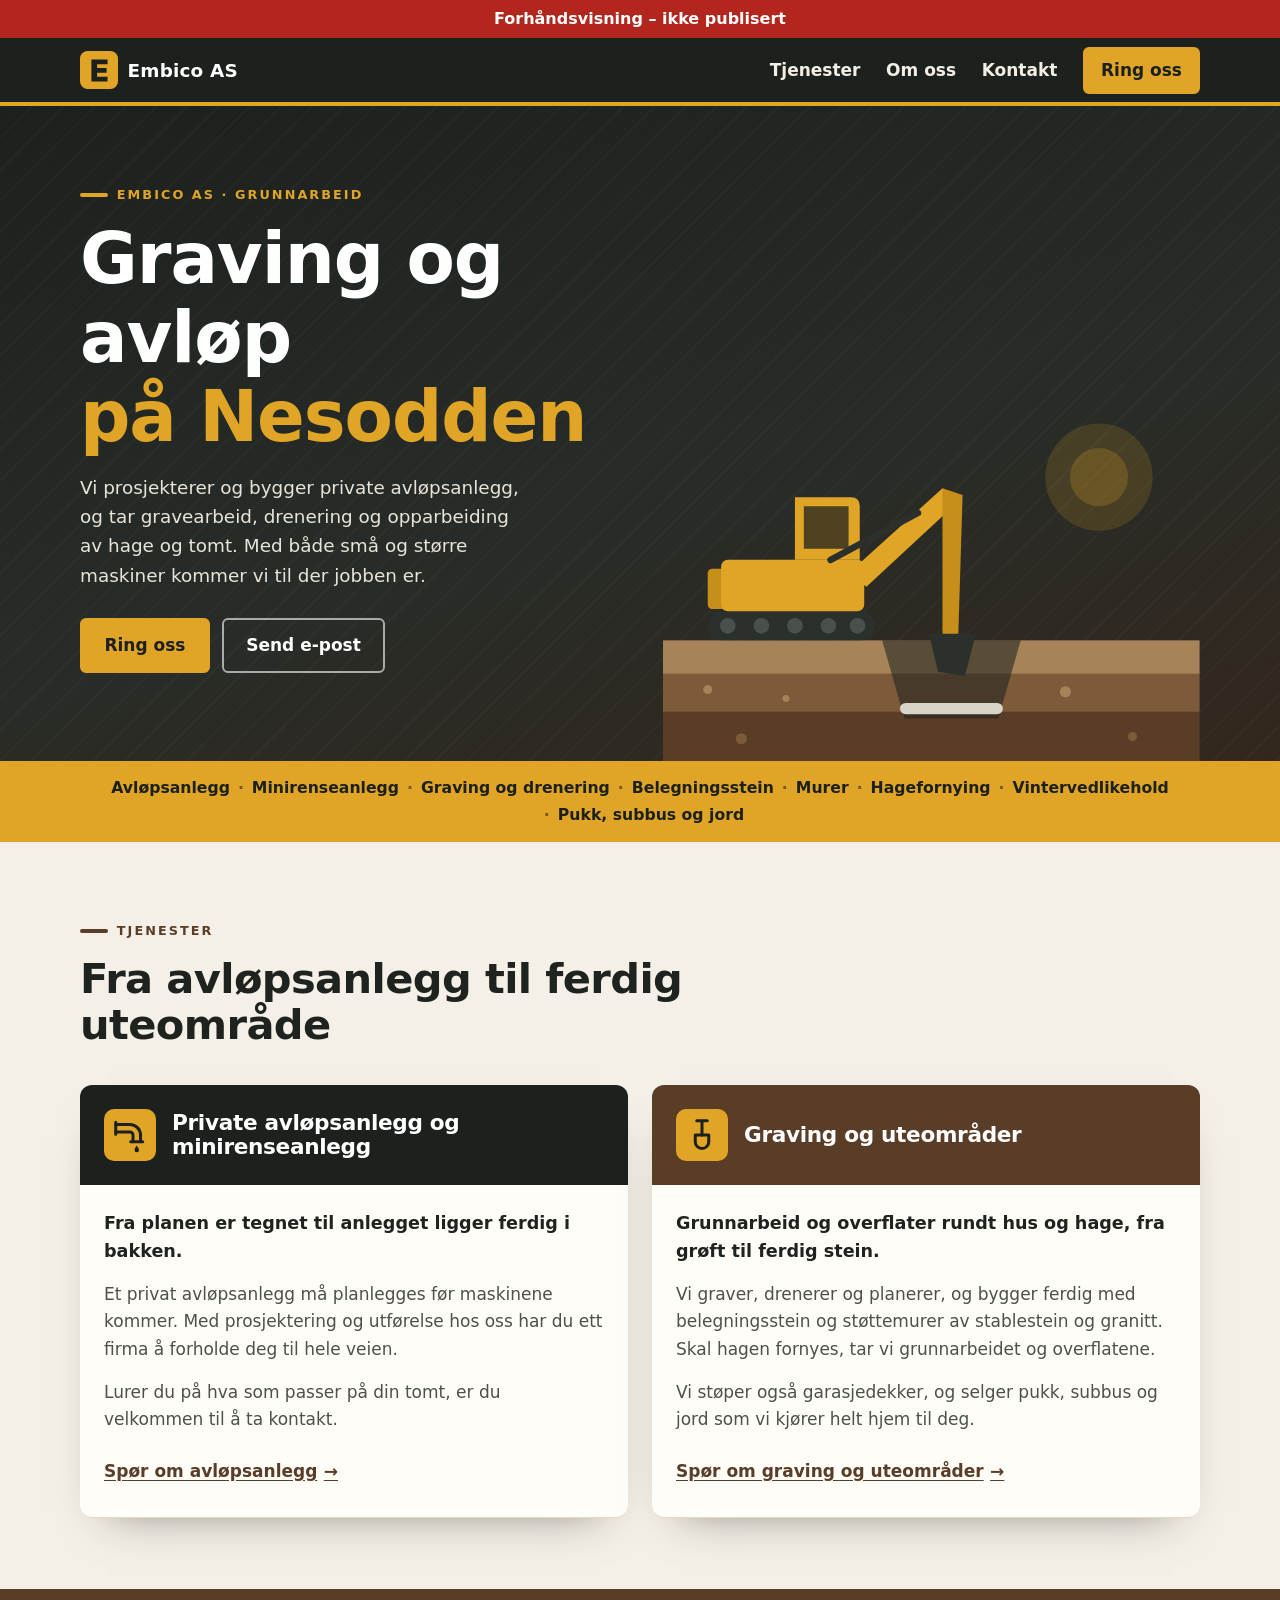
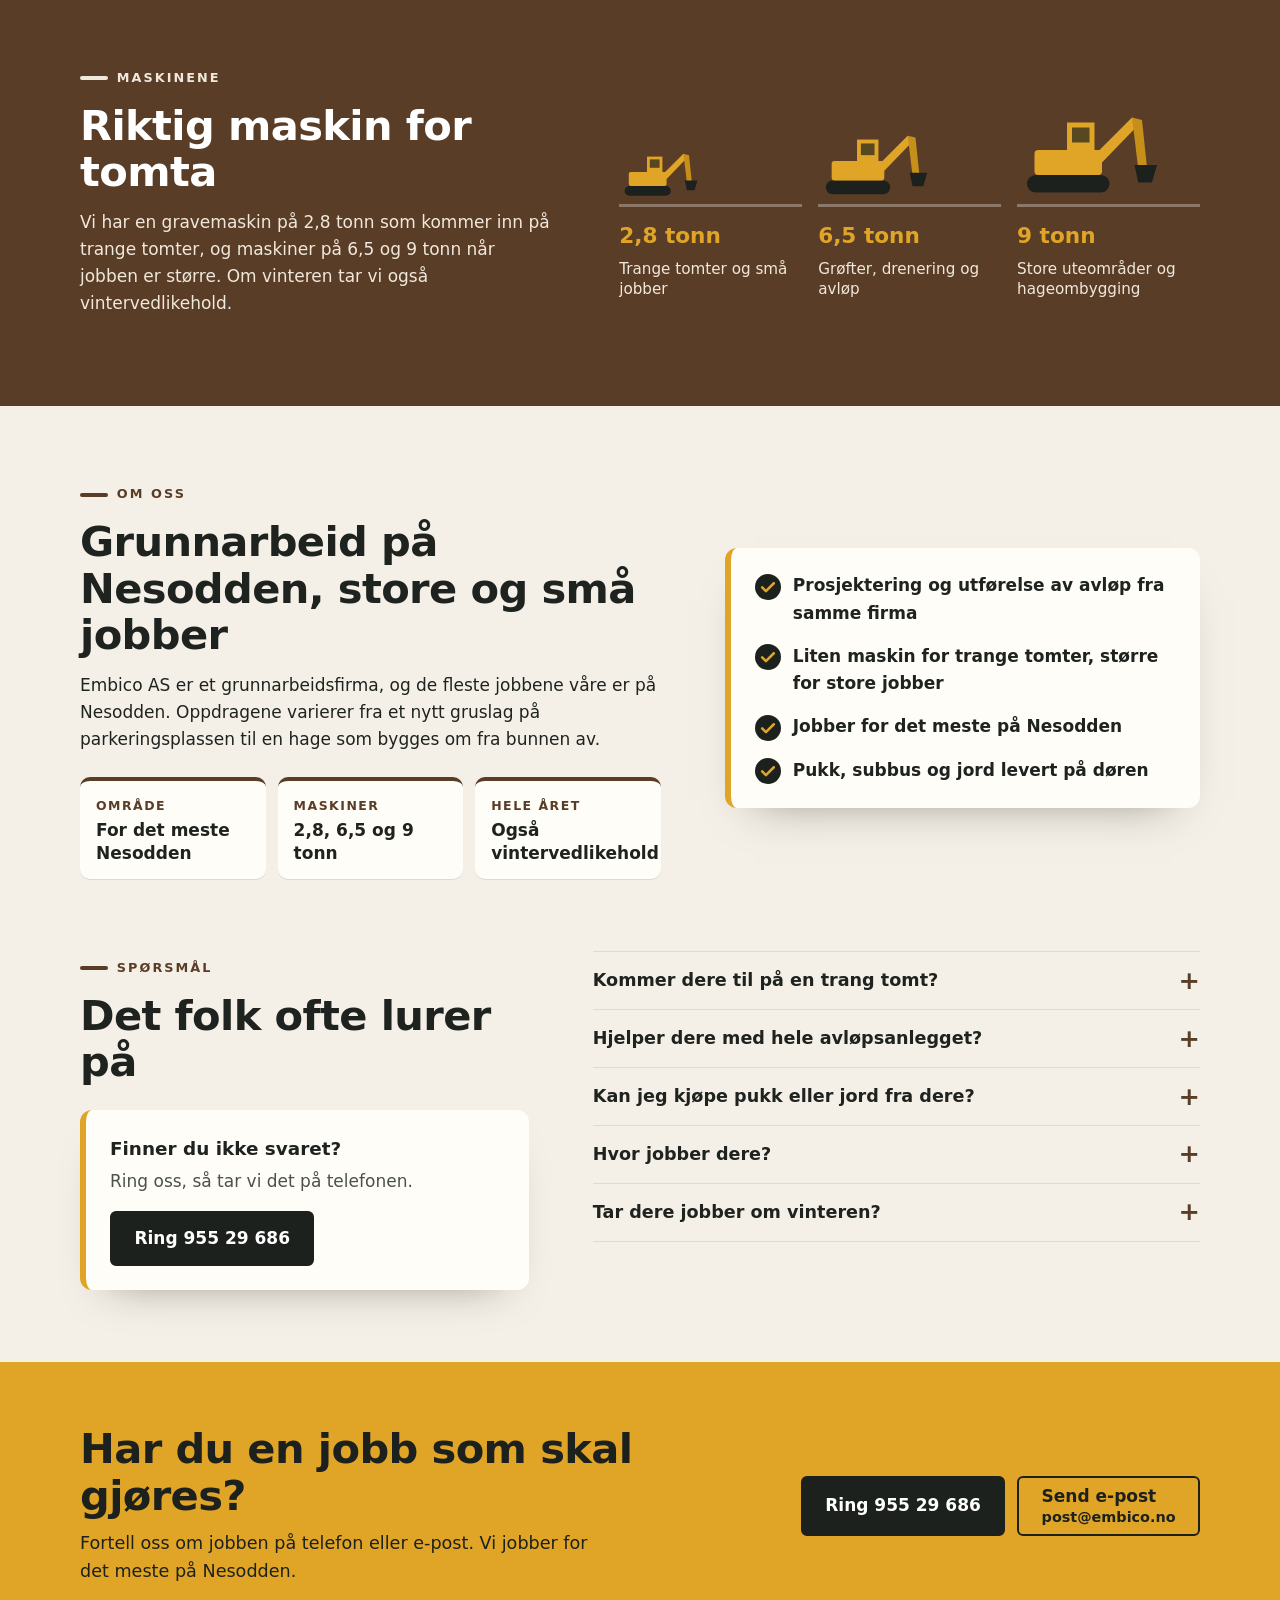
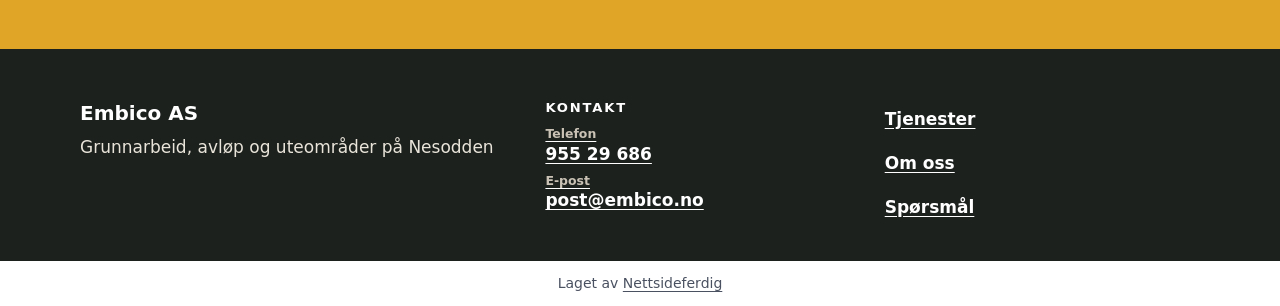
<file: index.html>
<!doctype html>
<html lang="nb">
<head>
<meta charset="utf-8">
<meta name="viewport" content="width=device-width, initial-scale=1">
<title>Graving Nesodden – avløp og grunnarbeid | Embico AS</title>
<meta name="description" content="Graving, drenering, private avløpsanlegg og minirenseanlegg, belegningsstein og murer på Nesodden. Embico AS tar store og små jobber.">
<link rel="canonical" href="https://andersmathisen7-design.github.io/side-embico-as-648cda55/">
<meta property="og:type" content="website">
<meta property="og:locale" content="nb_NO">
<meta property="og:site_name" content="Embico AS">
<meta property="og:title" content="Graving Nesodden – avløp og grunnarbeid | Embico AS">
<meta property="og:description" content="Graving, drenering, private avløpsanlegg og minirenseanlegg, belegningsstein og murer på Nesodden. Embico AS tar store og små jobber.">
<meta property="og:url" content="https://andersmathisen7-design.github.io/side-embico-as-648cda55/">
<meta http-equiv="Content-Security-Policy" content="default-src 'none'; style-src 'self'; img-src 'self'; manifest-src 'self'; worker-src 'self'; script-src 'self'">
<link rel="stylesheet" href="./style.css">
<meta name="theme-color" content="#e0a526">
<link rel="manifest" href="./manifest.webmanifest">
<link rel="icon" href="./icon.svg" type="image/svg+xml">
<script src="./pwa.js" defer></script>
<meta name="robots" content="noindex,nofollow">
<script type="application/ld+json">{"@context":"https://schema.org","@type":"HomeAndConstructionBusiness","name":"Embico AS","description":"Graving, drenering, private avløpsanlegg og minirenseanlegg, belegningsstein og murer på Nesodden. Embico AS tar store og små jobber.","email":"post@embico.no","areaServed":"Nesodden","url":"https://andersmathisen7-design.github.io/side-embico-as-648cda55","telephone":"955 29 686"}</script>
</head>
<body>
<div class="forhandsstripe">Forhåndsvisning – ikke publisert</div>
<header class="topp"><div class="wrap topp-inner"><a class="logo" href="./" aria-label="Til forsiden"><svg viewBox="0 0 40 40" aria-hidden="true"><rect width="40" height="40" rx="8" fill="#e0a526"/><path d="M12 9h17v5H18v4h10v5H18v4h11v5H12z" fill="#1d211e"/></svg><span>Embico AS</span></a><nav aria-label="Hovedmeny"><ul class="lenker"><li><a href="./#tjenester">Tjenester</a></li><li><a href="./#om">Om oss</a></li><li><a href="./#kontakt">Kontakt</a></li></ul><details class="meny"><summary aria-label="Meny" title="Meny"><svg viewBox="0 0 24 24" aria-hidden="true"><path d="M4 7h16M4 12h16M4 17h16" fill="none" stroke="currentColor" stroke-width="2.5" stroke-linecap="round"/></svg></summary><ul><li><a href="./#tjenester">Tjenester</a></li><li><a href="./#om">Om oss</a></li><li><a href="./#sporsmal">Spørsmål</a></li><li><a href="./#kontakt">Kontakt</a></li></ul></details></nav><a class="knapp liten" href="tel:95529686">Ring oss</a></div></header>
<main>
<section class="hero" aria-labelledby="h-topp"><div class="wrap hero-grid"><div class="hero-tekst"><p class="kicker">Embico AS · grunnarbeid</p><h1 id="h-topp">Graving og avløp <span>på Nesodden</span></h1><p class="ingress">Vi prosjekterer og bygger private avløpsanlegg, og tar gravearbeid, drenering og opparbeiding av hage og tomt. Med både små og større maskiner kommer vi til der jobben er.</p><div class="knapper"><a class="knapp" href="tel:95529686">Ring oss</a><a class="knapp sekundar" href="mailto:post@embico.no">Send e-post</a></div></div><div class="hero-figur"><svg viewBox="0 0 480 340" aria-hidden="true"><circle cx="390" cy="86" r="48" fill="#e0a526" opacity=".16"/><circle cx="390" cy="86" r="26" fill="#e0a526" opacity=".22"/><rect x="0" y="232" width="480" height="30" fill="#a7835a"/><rect x="0" y="262" width="480" height="34" fill="#7d5a3a"/><rect x="0" y="296" width="480" height="44" fill="#5a3d27"/><circle cx="40" cy="276" r="4" fill="#a7835a"/><circle cx="110" cy="284" r="3" fill="#a7835a"/><circle cx="360" cy="278" r="5" fill="#a7835a"/><circle cx="420" cy="318" r="4" fill="#7d5a3a"/><circle cx="70" cy="320" r="5" fill="#7d5a3a"/><path d="M196 232L216 302H300L320 232Z" fill="#1d211e" opacity=".55"/><rect x="212" y="288" width="92" height="10" rx="5" fill="#d9d4c8"/><rect x="40" y="206" width="150" height="26" rx="13" fill="#2b302c"/><circle cx="58" cy="219" r="7" fill="#4a504b"/><circle cx="88" cy="219" r="7" fill="#4a504b"/><circle cx="118" cy="219" r="7" fill="#4a504b"/><circle cx="148" cy="219" r="7" fill="#4a504b"/><circle cx="174" cy="219" r="7" fill="#4a504b"/><rect x="40" y="168" width="22" height="36" rx="4" fill="#c58f1a"/><rect x="52" y="160" width="128" height="46" rx="6" fill="#e0a526"/><path d="M118 104H168Q176 104 176 112V160H118Z" fill="#e0a526"/><path d="M126 112H166V150H126Z" fill="#1d211e" opacity=".75"/><path d="M166 172L250 96L264 108L182 184Z" fill="#e0a526"/><line x1="150" y1="160" x2="228" y2="118" stroke="#2b302c" stroke-width="6" stroke-linecap="round"/><path d="M250 96L268 102L264 232L250 230Z" fill="#c58f1a"/><path d="M238 226H280L270 264L246 260Z" fill="#2b302c"/></svg></div></div></section><section class="stikkord" aria-label="Dette gjør vi"><div class="wrap"><ul class="chips"><li>Avløpsanlegg</li><li>Minirenseanlegg</li><li>Graving og drenering</li><li>Belegningsstein</li><li>Murer</li><li>Hagefornying</li><li>Vintervedlikehold</li><li>Pukk, subbus og jord</li></ul></div></section><section id="tjenester" class="tjenester" aria-labelledby="h-tj"><div class="wrap"><div class="seksjon-topp"><p class="kicker mork">Tjenester</p><h2 id="h-tj">Fra avløpsanlegg til ferdig uteområde</h2></div><div class="kort-grid"><article class="tjeneste"><div class="tj-topp"><svg class="ikon" viewBox="0 0 48 48" aria-hidden="true"><path d="M5 10h19a14 14 0 0 1 14 14v9M5 20h19a4 4 0 0 1 4 4v9" fill="none" stroke="currentColor" stroke-width="4" stroke-linecap="round" stroke-linejoin="round"/><path d="M5 7v16M25 33h16" fill="none" stroke="currentColor" stroke-width="4" stroke-linecap="round"/><path d="M33 38c-2 3-3 4.6-3 6a3 3 0 0 0 6 0c0-1.4-1-3-3-6z" fill="currentColor"/></svg><h3>Private avløpsanlegg og minirenseanlegg</h3></div><div class="tj-kropp"><p class="kort">Fra planen er tegnet til anlegget ligger ferdig i bakken.</p><p>Et privat avløpsanlegg må planlegges før maskinene kommer. Med prosjektering og utførelse hos oss har du ett firma å forholde deg til hele veien.</p><p>Lurer du på hva som passer på din tomt, er du velkommen til å ta kontakt.</p><a class="pil" href="./#kontakt">Spør om avløpsanlegg</a></div></article><article class="tjeneste jord"><div class="tj-topp"><svg class="ikon" viewBox="0 0 48 48" aria-hidden="true"><path d="M17 5h14M24 5v19" fill="none" stroke="currentColor" stroke-width="4" stroke-linecap="round"/><path d="M15 24h18v9a9 9 0 0 1-18 0z" fill="none" stroke="currentColor" stroke-width="4" stroke-linejoin="round"/></svg><h3>Graving og uteområder</h3></div><div class="tj-kropp"><p class="kort">Grunnarbeid og overflater rundt hus og hage, fra grøft til ferdig stein.</p><p>Vi graver, drenerer og planerer, og bygger ferdig med belegningsstein og støttemurer av stablestein og granitt. Skal hagen fornyes, tar vi grunnarbeidet og overflatene.</p><p>Vi støper også garasjedekker, og selger pukk, subbus og jord som vi kjører helt hjem til deg.</p><a class="pil" href="./#kontakt">Spør om graving og uteområder</a></div></article></div></div></section><section class="maskiner" aria-labelledby="h-mask"><div class="wrap mask-grid"><div class="mask-intro"><p class="kicker">Maskinene</p><h2 id="h-mask">Riktig maskin for tomta</h2><p>Vi har en gravemaskin på 2,8 tonn som kommer inn på trange tomter, og maskiner på 6,5 og 9 tonn når jobben er større. Om vinteren tar vi også vintervedlikehold.</p></div><ul class="mask-liste"><li><div class="gm-boks"><svg class="gm gm-s" viewBox="0 0 120 80" aria-hidden="true"><rect x="8" y="60" width="66" height="14" rx="7" fill="#1d211e"/><rect x="14" y="40" width="54" height="20" rx="3" fill="#e0a526"/><path d="M40 18H62V40H40Z" fill="#e0a526"/><path d="M44 22H58V34H44Z" fill="#1d211e" opacity=".7"/><path d="M62 44L92 14L98 19L68 50Z" fill="#e0a526"/><path d="M92 14L100 16L104 54L97 55Z" fill="#c58f1a"/><path d="M94 52H112L108 66H97Z" fill="#1d211e"/></svg></div><strong>2,8 tonn</strong><span>Trange tomter og små jobber</span></li><li><div class="gm-boks"><svg class="gm gm-m" viewBox="0 0 120 80" aria-hidden="true"><rect x="8" y="60" width="66" height="14" rx="7" fill="#1d211e"/><rect x="14" y="40" width="54" height="20" rx="3" fill="#e0a526"/><path d="M40 18H62V40H40Z" fill="#e0a526"/><path d="M44 22H58V34H44Z" fill="#1d211e" opacity=".7"/><path d="M62 44L92 14L98 19L68 50Z" fill="#e0a526"/><path d="M92 14L100 16L104 54L97 55Z" fill="#c58f1a"/><path d="M94 52H112L108 66H97Z" fill="#1d211e"/></svg></div><strong>6,5 tonn</strong><span>Grøfter, drenering og avløp</span></li><li><div class="gm-boks"><svg class="gm gm-l" viewBox="0 0 120 80" aria-hidden="true"><rect x="8" y="60" width="66" height="14" rx="7" fill="#1d211e"/><rect x="14" y="40" width="54" height="20" rx="3" fill="#e0a526"/><path d="M40 18H62V40H40Z" fill="#e0a526"/><path d="M44 22H58V34H44Z" fill="#1d211e" opacity=".7"/><path d="M62 44L92 14L98 19L68 50Z" fill="#e0a526"/><path d="M92 14L100 16L104 54L97 55Z" fill="#c58f1a"/><path d="M94 52H112L108 66H97Z" fill="#1d211e"/></svg></div><strong>9 tonn</strong><span>Store uteområder og hageombygging</span></li></ul></div></section><section id="om" class="om" aria-labelledby="h-om"><div class="wrap om-grid"><div><p class="kicker mork">Om oss</p><h2 id="h-om">Grunnarbeid på Nesodden, store og små jobber</h2><p>Embico AS er et grunnarbeidsfirma, og de fleste jobbene våre er på Nesodden. Oppdragene varierer fra et nytt gruslag på parkeringsplassen til en hage som bygges om fra bunnen av.</p><dl class="nokkel"><div><dt>Område</dt><dd>For det meste Nesodden</dd></div><div><dt>Maskiner</dt><dd>2,8, 6,5 og 9 tonn</dd></div><div><dt>Hele året</dt><dd>Også vintervedlikehold</dd></div></dl></div><ul class="fordeler"><li><svg viewBox="0 0 24 24" aria-hidden="true"><path d="M5 12.5l4.5 4.5L19 7.5" fill="none" stroke="currentColor" stroke-width="3" stroke-linecap="round" stroke-linejoin="round"/></svg>Prosjektering og utførelse av avløp fra samme firma</li><li><svg viewBox="0 0 24 24" aria-hidden="true"><path d="M5 12.5l4.5 4.5L19 7.5" fill="none" stroke="currentColor" stroke-width="3" stroke-linecap="round" stroke-linejoin="round"/></svg>Liten maskin for trange tomter, større for store jobber</li><li><svg viewBox="0 0 24 24" aria-hidden="true"><path d="M5 12.5l4.5 4.5L19 7.5" fill="none" stroke="currentColor" stroke-width="3" stroke-linecap="round" stroke-linejoin="round"/></svg>Jobber for det meste på Nesodden</li><li><svg viewBox="0 0 24 24" aria-hidden="true"><path d="M5 12.5l4.5 4.5L19 7.5" fill="none" stroke="currentColor" stroke-width="3" stroke-linecap="round" stroke-linejoin="round"/></svg>Pukk, subbus og jord levert på døren</li></ul></div></section><section id="sporsmal" class="faq" aria-labelledby="h-faq"><div class="wrap faq-grid"><div class="faq-side"><p class="kicker mork">Spørsmål</p><h2 id="h-faq">Det folk ofte lurer på</h2><aside class="faq-kontakt" aria-label="Spør oss direkte"><p class="faq-kontakt-tittel">Finner du ikke svaret?</p><p>Ring oss, så tar vi det på telefonen.</p><a class="knapp mork" href="tel:95529686">Ring 955 29 686</a></aside></div><div class="faq-liste"><details><summary>Kommer dere til på en trang tomt?</summary><p>Ja. Vi har en gravemaskin på 2,8 tonn som passer til små jobber der det er lite plass.</p></details><details><summary>Hjelper dere med hele avløpsanlegget?</summary><p>Vi tar både prosjekteringen og utførelsen av private avløpsanlegg og minirenseanlegg.</p></details><details><summary>Kan jeg kjøpe pukk eller jord fra dere?</summary><p>Ja, vi selger pukk, subbus og jord og kjører det hjem til deg.</p></details><details><summary>Hvor jobber dere?</summary><p>Vi jobber for det meste på Nesodden.</p></details><details><summary>Tar dere jobber om vinteren?</summary><p>Ja, vi tar vintervedlikehold.</p></details></div></div></section><section id="kontakt" class="kontakt" aria-labelledby="h-kontakt"><div class="wrap kontakt-boks"><div><h2 id="h-kontakt">Har du en jobb som skal gjøres?</h2><p>Fortell oss om jobben på telefon eller e-post. Vi jobber for det meste på Nesodden.</p></div><div class="kontakt-valg"><a class="knapp mork" href="tel:95529686">Ring 955 29 686</a><a class="knapp kant epost-knapp" href="mailto:post@embico.no"><span>Send e-post</span><small>post@embico.no</small></a></div></div></section>
</main>
<footer class="bunn"><div class="wrap bunn-grid"><div><p class="bunn-navn">Embico AS</p><p>Grunnarbeid, avløp og uteområder på Nesodden</p></div><address><p class="bunn-tittel">Kontakt</p><a href="tel:95529686"><span class="bunn-etikett">Telefon</span>955 29 686</a><a href="mailto:post@embico.no"><span class="bunn-etikett">E-post</span>post@embico.no</a></address><nav aria-label="Bunnmeny"><a href="./#tjenester">Tjenester</a><a href="./#om">Om oss</a><a href="./#sporsmal">Spørsmål</a></nav></div></footer>
<p class="nf-byra">Laget av <a href="https://nettsideferdig.no/">Nettsideferdig</a></p>
</body>
</html>
</file>
<file: style.css>
/* Fast fra Sidefabrikken: bestillingswidgeten. */
:root { --nf-farge: #e0a526; }
#nf-bestill [hidden] { display: none !important; }
#nf-bestill button { font: inherit; padding: 0.5rem 0.9rem; margin: 0.2rem; border: 1px solid var(--nf-farge); border-radius: 6px; background: #fff; color: var(--nf-farge); cursor: pointer; }
#nf-bestill button:disabled { opacity: 0.6; }
#nf-bestill .nf-knapp { background: var(--nf-farge); color: #fff; }
#nf-bestill .nf-tjeneste { display: block; width: 100%; text-align: left; }
#nf-bestill .nf-tjeneste small, #nf-bestill .nf-vare small { display: block; color: #555; }
#nf-bestill .nf-felt { display: block; margin: 0.5rem 0; }
#nf-bestill input, #nf-bestill select, #nf-bestill textarea { font: inherit; padding: 0.4rem; border: 1px solid #c5cad3; border-radius: 4px; display: block; width: 100%; max-width: 24rem; }
#nf-bestill input[type="checkbox"], #nf-bestill input[type="radio"] { display: inline-block; width: auto; margin: 0 0.4rem 0 0; vertical-align: middle; }
#nf-bestill .nf-rad { display: flex; flex-wrap: wrap; gap: 0.5rem; }
#nf-bestill .nf-vare { padding: 0.4rem 0; border-bottom: 1px solid #e3e6eb; }
#nf-bestill .nf-feil, #nf-bestill .nf-utsolgt { color: #b3261e; }
#nf-bestill .nf-test { background: #fff4e5; padding: 0.4rem 0.8rem; border-radius: 6px; }
#nf-bestill .nf-oppsummering { font-weight: 600; }
#nf-bestill .nf-faner { display: flex; flex-wrap: wrap; gap: 0.25rem; margin: 0.5rem 0 1rem; }
#nf-bestill .nf-fane.nf-valgt, #nf-bestill .nf-dag.nf-valgt { background: var(--nf-farge); color: #fff; }
#nf-bestill .nf-adresse { position: relative; max-width: 24rem; }
#nf-bestill .nf-forslag { position: absolute; top: 100%; left: 0; right: 0; z-index: 10; max-height: 15rem; overflow-y: auto; background: #fff; border: 1px solid #c5cad3; border-radius: 4px; box-shadow: 0 4px 12px rgba(0, 0, 0, 0.15); }
#nf-bestill .nf-forslag button { display: block; width: 100%; margin: 0; border: 0; border-radius: 0; padding: 0.5rem 0.75rem; text-align: left; color: inherit; }
#nf-bestill .nf-forslag button:hover, #nf-bestill .nf-forslag button:focus { background: #f4f7fb; }
#nf-bestill .nf-dager { display: flex; flex-wrap: wrap; gap: 0.25rem; margin: 0.5rem 0; }
#nf-bestill .nf-dag.nf-full { text-decoration: line-through; color: #777; border-color: #c5cad3; }
#nf-bestill .nf-tillegg { margin: 0.5rem 0; }
#nf-bestill .nf-sporsmal { margin: 0.8rem 0; }
#nf-bestill .nf-hjelp { display: block; font-size: 0.875rem; color: #666; margin: 0.15rem 0 0.25rem; }
#nf-bestill .nf-sum { font-weight: 700; font-size: 1.15rem; }
#nf-bestill .nf-ja-nei { display: flex; gap: 1.5rem; margin-top: 0.25rem; }
.prisliste table { border-collapse: collapse; width: 100%; max-width: 36rem; }
.prisliste th, .prisliste td { text-align: left; padding: 0.4rem 0.6rem 0.4rem 0; border-bottom: 1px solid #e3e6eb; vertical-align: top; }
.prisliste td:last-child, .prisliste th:last-child { text-align: right; white-space: nowrap; padding-right: 0; }
.prisliste small { color: #555; }
.prisliste .prisinfo { font-size: 0.875rem; color: #555; }

main > section.melding, main > section.bestill { box-sizing: border-box; max-width: 42rem; margin: 0 auto; padding: 2.5rem 1.25rem 3.5rem; }
.nf-skjema .nf-felt { display: block; margin: 0.75rem 0; }
.nf-skjema label, .nf-skjema legend { display: block; font-weight: 600; }
.nf-skjema fieldset { border: 0; padding: 0; margin: 0.75rem 0; min-width: 0; }
.nf-skjema fieldset label { font-weight: 400; }
.nf-skjema input, .nf-skjema textarea { font: inherit; padding: 0.5rem; border: 1px solid #c5cad3; border-radius: 4px; display: block; width: 100%; max-width: 32rem; }
.nf-skjema input[type="radio"] { display: inline-block; width: auto; margin: 0 0.4rem 0 0; vertical-align: middle; }
.nf-skjema input:focus, .nf-skjema textarea:focus { outline: 2px solid var(--nf-farge); outline-offset: 1px; }
.nf-skjema button { font: inherit; font-weight: 600; border: 0; cursor: pointer; padding: 0.85rem 1.5rem; border-radius: 6px; background: var(--nf-farge); color: #fff; min-height: 44px; }
.nf-skjema .nf-info { font-size: 0.875rem; color: #555; }

/* Designet */
:root{--gul:#e0a526;--gul-mork:#c58f1a;--mork:#1d211e;--jord:#5a3d27;--sand:#f5f0e7;--kort:#fffdf8;--tekst:#1f2320;--dempet:#4b514c;--linje:#e2d9c8}*,*::before,*::after{box-sizing:border-box}body{margin:0;font-family:system-ui,"Segoe UI",Helvetica,Arial,sans-serif;font-size:1.0625rem;line-height:1.6;color:var(--tekst);background:var(--sand)}img{display:block;width:100%;height:auto}h1,h2,h3{line-height:1.12;letter-spacing:-.015em;margin:0 0 .8rem}h2{font-size:clamp(1.8rem,5vw,2.6rem)}h3{font-size:1.3rem}p{margin:0 0 1rem}a{color:var(--jord);text-underline-offset:3px}a:focus-visible,summary:focus-visible{outline:3px solid var(--gul);outline-offset:3px;border-radius:4px}[id]{scroll-margin-top:84px}.wrap{width:min(1120px,calc(100% - 2.5rem));margin-inline:auto}.kicker{display:inline-flex;align-items:center;gap:.55rem;margin:0 0 .9rem;font-size:.8rem;font-weight:800;letter-spacing:.16em;text-transform:uppercase;color:var(--gul)}.kicker::before{content:"";width:28px;height:4px;border-radius:2px;background:currentColor}.kicker.mork{color:var(--jord)}.knapper{display:flex;flex-wrap:wrap;gap:.75rem}.knapp{display:inline-flex;align-items:center;justify-content:center;min-height:48px;padding:.75rem 1.4rem;border:2px solid var(--gul);border-radius:6px;background:var(--gul);color:var(--mork);font-weight:800;text-decoration:none;white-space:nowrap;transition:background .15s,transform .15s}.knapp:hover{background:#efb942;transform:translateY(-1px)}.knapp.sekundar{background:transparent;color:#fff;border-color:rgba(255,255,255,.6)}.knapp.sekundar:hover{background:rgba(255,255,255,.1)}.knapp.mork{background:var(--mork);border-color:var(--mork);color:#fff}.knapp.mork:hover{background:#333a35}.knapp.kant{background:transparent;border-color:var(--mork);color:var(--mork)}.knapp.kant:hover{background:rgba(29,33,30,.08)}.knapp.liten{min-height:44px;padding:.5rem 1rem}.topp{position:sticky;top:0;z-index:20;background:var(--mork);color:#fff;border-bottom:4px solid var(--gul)}.topp-inner{display:flex;flex-wrap:nowrap;align-items:center;justify-content:space-between;gap:.6rem;min-height:58px;padding:.3rem 0}.logo{display:inline-flex;align-items:center;gap:.6rem;min-height:44px;margin-right:auto;color:#fff;font-weight:800;font-size:1.15rem;text-decoration:none;letter-spacing:.01em;white-space:nowrap}.logo svg{width:38px;height:38px;flex:none}.topp nav{display:flex;align-items:center}.lenker{display:none;align-items:center;gap:1.6rem;list-style:none;margin:0;padding:0}.lenker a{display:inline-flex;align-items:center;min-height:44px;color:#f2eee6;font-weight:600;text-decoration:none}.lenker a:hover{color:var(--gul)}.meny{position:relative}.meny summary{display:flex;align-items:center;justify-content:center;width:44px;height:44px;border:2px solid rgba(255,255,255,.35);border-radius:6px;color:#fff;cursor:pointer;list-style:none}.meny summary::-webkit-details-marker{display:none}.meny summary svg{width:22px;height:22px}.meny[open] summary{border-color:var(--gul);color:var(--gul)}.meny ul{position:absolute;right:0;top:calc(100% + .75rem);min-width:220px;margin:0;padding:.5rem;list-style:none;background:var(--mork);border:1px solid rgba(255,255,255,.15);border-radius:10px;box-shadow:0 18px 40px -12px rgba(0,0,0,.6)}.meny a{display:flex;align-items:center;min-height:48px;padding:0 .9rem;border-radius:6px;color:#fff;font-weight:600;text-decoration:none}.meny a:hover{background:rgba(255,255,255,.08);color:var(--gul)}@media (max-width:359px){.logo{font-size:1rem;gap:.45rem}.logo svg{width:32px;height:32px}.topp .knapp.liten{padding:.5rem .75rem}}@media (min-width:640px){.lenker{display:flex}.meny{display:none}.topp-inner{gap:1.6rem;min-height:64px}}.hero{position:relative;background:linear-gradient(165deg,#1d211e 0%,#272c28 55%,#33271d 100%);color:#fff;padding:2.5rem 0 0;overflow:hidden}.hero::before{content:"";position:absolute;inset:0;background:repeating-linear-gradient(135deg,rgba(255,255,255,.025) 0 2px,transparent 2px 22px);pointer-events:none}.hero-grid{position:relative;display:grid;gap:1.25rem;align-items:end}.hero h1{font-size:clamp(2.4rem,8vw,4.4rem);margin-bottom:1rem}.hero h1 span{display:block;color:var(--gul)}.ingress{font-size:1.15rem;max-width:38ch;color:#e9e4da}.hero .knapper{margin:1.75rem 0 1rem}.hero-figur{margin:0 -1.25rem}.hero-figur svg{display:block;width:100%;height:auto}@media (min-width:880px){.hero{padding-top:4.5rem}.hero-grid{grid-template-columns:1.05fr 1fr}.hero-tekst{padding-bottom:4.5rem}.hero-figur{margin:0}}.stikkord{background:var(--gul);padding:1rem 0}.chips{display:flex;flex-wrap:wrap;justify-content:center;row-gap:.3rem;list-style:none;margin:0;padding:0;color:var(--mork);font-weight:700;font-size:.95rem;line-height:1.4}.chips li{display:inline-flex;align-items:center;white-space:nowrap}.chips li+li::before{content:"·";margin:0 .5rem;opacity:.55;font-weight:800}@media (min-width:760px){.chips{font-size:.98rem}}.tjenester{padding:4.5rem 0}.seksjon-topp{max-width:640px;margin-bottom:2.25rem}.kort-grid{display:grid;gap:1.5rem}@media (min-width:820px){.kort-grid{grid-template-columns:1fr 1fr}}.tjeneste{display:flex;flex-direction:column;background:var(--kort);border-radius:12px;overflow:hidden;box-shadow:0 1px 0 var(--linje),0 22px 44px -28px rgba(29,33,30,.55)}.tj-topp{display:flex;align-items:center;gap:1rem;padding:1.5rem;background:var(--mork);color:#fff}.tjeneste.jord .tj-topp{background:var(--jord)}.tj-topp h3{margin:0;font-size:1.35rem}.ikon{width:52px;height:52px;flex:none;padding:8px;border-radius:10px;background:var(--gul);color:var(--mork)}.tj-kropp{display:flex;flex-direction:column;flex:1;padding:1.5rem}.tj-kropp p{color:var(--dempet);max-width:60ch}.tj-kropp p.kort{font-weight:700;font-size:1.1rem;color:var(--tekst)}.pil{margin-top:auto;display:inline-flex;align-items:center;gap:.4rem;min-height:44px;font-weight:800;color:var(--jord)}.pil::after{content:"→"}.maskiner{background:var(--jord);color:#fff;padding:4.5rem 0}.mask-grid{display:grid;gap:2.5rem;align-items:center}.mask-intro p{color:#f0e8dc;max-width:46ch}.mask-liste{display:grid;grid-template-columns:repeat(3,1fr);gap:1rem;list-style:none;margin:0;padding:0;align-items:start}.mask-liste li{display:flex;flex-direction:column;gap:.35rem}.gm-boks{display:flex;align-items:flex-end;height:76px;padding-bottom:4px;border-bottom:3px solid rgba(255,255,255,.3)}.gm{display:block;width:auto}.gm-s{height:40px}.gm-m{height:54px}.gm-l{height:68px}.mask-liste strong{font-size:1.35rem;color:var(--gul);margin-top:.4rem}.mask-liste span{font-size:.95rem;color:#f0e8dc;line-height:1.35}@media (min-width:880px){.mask-grid{grid-template-columns:.9fr 1.1fr;gap:4rem}.gm-boks{height:112px}.gm-s{height:56px}.gm-m{height:78px}.gm-l{height:100px}}.om{padding:4.5rem 0}.om-grid{display:grid;gap:2rem}.om p{max-width:60ch}@media (min-width:880px){.om-grid{grid-template-columns:1.1fr .9fr;align-items:center;gap:4rem}
.fordeler{padding:2rem;gap:1.25rem}}.fordeler{list-style:none;margin:0;padding:1.5rem;display:grid;gap:1rem;background:var(--kort);border-radius:12px;border-left:6px solid var(--gul);box-shadow:0 22px 44px -30px rgba(29,33,30,.5)}.fordeler li{display:flex;gap:.75rem;align-items:flex-start;font-weight:600}.fordeler svg{width:26px;height:26px;flex:none;padding:3px;border-radius:50%;background:var(--mork);color:var(--gul);margin-top:.1rem}.faq{padding:0 0 4.5rem}.faq-grid{display:grid;gap:2rem}.faq-liste{max-width:760px;width:100%}.faq-kontakt{margin-top:1.5rem;padding:1.5rem;background:var(--kort);border-radius:12px;border-left:6px solid var(--gul);box-shadow:0 22px 44px -30px rgba(29,33,30,.5)}.faq-kontakt p{margin:0 0 1rem;color:var(--dempet)}.faq-kontakt .faq-kontakt-tittel{margin-bottom:.3rem;font-weight:800;font-size:1.15rem;color:var(--tekst)}@media (min-width:880px){.faq-grid{grid-template-columns:.85fr 1.15fr;gap:4rem;align-items:start}.faq-side{position:sticky;top:96px}.faq-liste{max-width:none;border-top:1px solid var(--linje)}}.faq details{border-bottom:1px solid var(--linje)}.faq summary{display:flex;justify-content:space-between;align-items:center;gap:1rem;min-height:56px;padding:.9rem 0;font-weight:700;font-size:1.1rem;cursor:pointer;list-style:none}.faq summary::-webkit-details-marker{display:none}.faq summary::after{content:"+";font-size:1.6rem;line-height:1;color:var(--jord);flex:none}.faq details[open] summary::after{content:"−"}.faq details p{color:var(--dempet);padding-bottom:.5rem;max-width:62ch}.kontakt{background:var(--gul);padding:4rem 0;color:var(--mork)}.kontakt-boks{display:grid;gap:1.5rem}.kontakt h2{margin-bottom:.6rem}.kontakt p{font-size:1.1rem;max-width:46ch;margin:0}.kontakt-valg{display:flex;flex-wrap:wrap;gap:.75rem;align-items:stretch}.kontakt-valg .knapp{min-height:56px}.epost-knapp{flex-direction:column;align-items:flex-start;white-space:normal;line-height:1.25;padding-block:.55rem}.epost-knapp small{font-weight:600;font-size:.9rem;overflow-wrap:anywhere}@media (min-width:820px){.kontakt-boks{grid-template-columns:1fr auto;align-items:center}}.bunn{background:var(--mork);color:#e9e4da;padding:3rem 0 2rem}.bunn-grid{display:grid;gap:1.5rem}.bunn p{margin:0 0 .3rem}.bunn-navn{font-weight:800;font-size:1.25rem;color:#fff}.bunn a{display:inline-flex;align-items:center;min-height:44px;color:#fff;font-weight:600}.bunn a:hover{color:var(--gul)}.bunn address,.bunn nav{display:flex;flex-direction:column;align-items:flex-start;font-style:normal}.bunn-tittel{font-weight:800;color:#fff;font-size:.82rem;letter-spacing:.14em;text-transform:uppercase}.bunn address a{flex-direction:column;align-items:flex-start;justify-content:center;padding:.2rem 0;overflow-wrap:anywhere;line-height:1.35}.bunn-etikett{font-size:.78rem;font-weight:600;color:#c9c2b5}@media (min-width:760px){.bunn-grid{grid-template-columns:1.4fr 1fr 1fr}}.nokkel{display:grid;grid-template-columns:repeat(auto-fit,minmax(150px,1fr));gap:.75rem;margin:1.5rem 0 0}.nokkel div{padding:.9rem 1rem;background:var(--kort);border-radius:10px;border-top:4px solid var(--jord);box-shadow:0 1px 0 var(--linje)}.nokkel dt{font-size:.78rem;font-weight:800;letter-spacing:.12em;text-transform:uppercase;color:var(--jord)}.nokkel dd{margin:.2rem 0 0;font-weight:700;line-height:1.35}

/* Fast fra Sidefabrikken */
.forhandsstripe { display: block !important; position: relative !important; z-index: 2147483647 !important; background: #b3261e !important; color: #fff !important; text-align: center !important; padding: 0.5rem 1rem !important; font: 600 1rem/1.4 system-ui, sans-serif !important; visibility: visible !important; opacity: 1 !important; max-height: none !important; height: auto !important; min-height: 0 !important; overflow: visible !important; margin: 0 !important; top: auto !important; left: auto !important; right: auto !important; bottom: auto !important; width: auto !important; transform: none !important; clip-path: none !important; filter: none !important; text-indent: 0 !important; font-size: 1rem !important; }
.nf-byra { display: block !important; position: static !important; inset: auto !important; z-index: auto !important; background: #fff !important; color: #4a5160 !important; text-align: center !important; padding: 0.75rem 1rem !important; margin: 0 !important; width: auto !important; max-width: none !important; height: auto !important; min-height: 0 !important; max-height: none !important; overflow: visible !important; visibility: visible !important; opacity: 1 !important; transform: none !important; clip-path: none !important; filter: none !important; font: 400 0.875rem/1.5 system-ui, sans-serif !important; letter-spacing: normal !important; text-indent: 0 !important; text-transform: none !important; }
.nf-byra a { display: inline !important; position: static !important; color: inherit !important; text-decoration: underline !important; font: inherit !important; visibility: visible !important; opacity: 1 !important; pointer-events: auto !important; }
.nf-felle { display: none !important; position: absolute !important; left: -10000px !important; width: 1px !important; height: 1px !important; overflow: hidden !important; }
</file>
